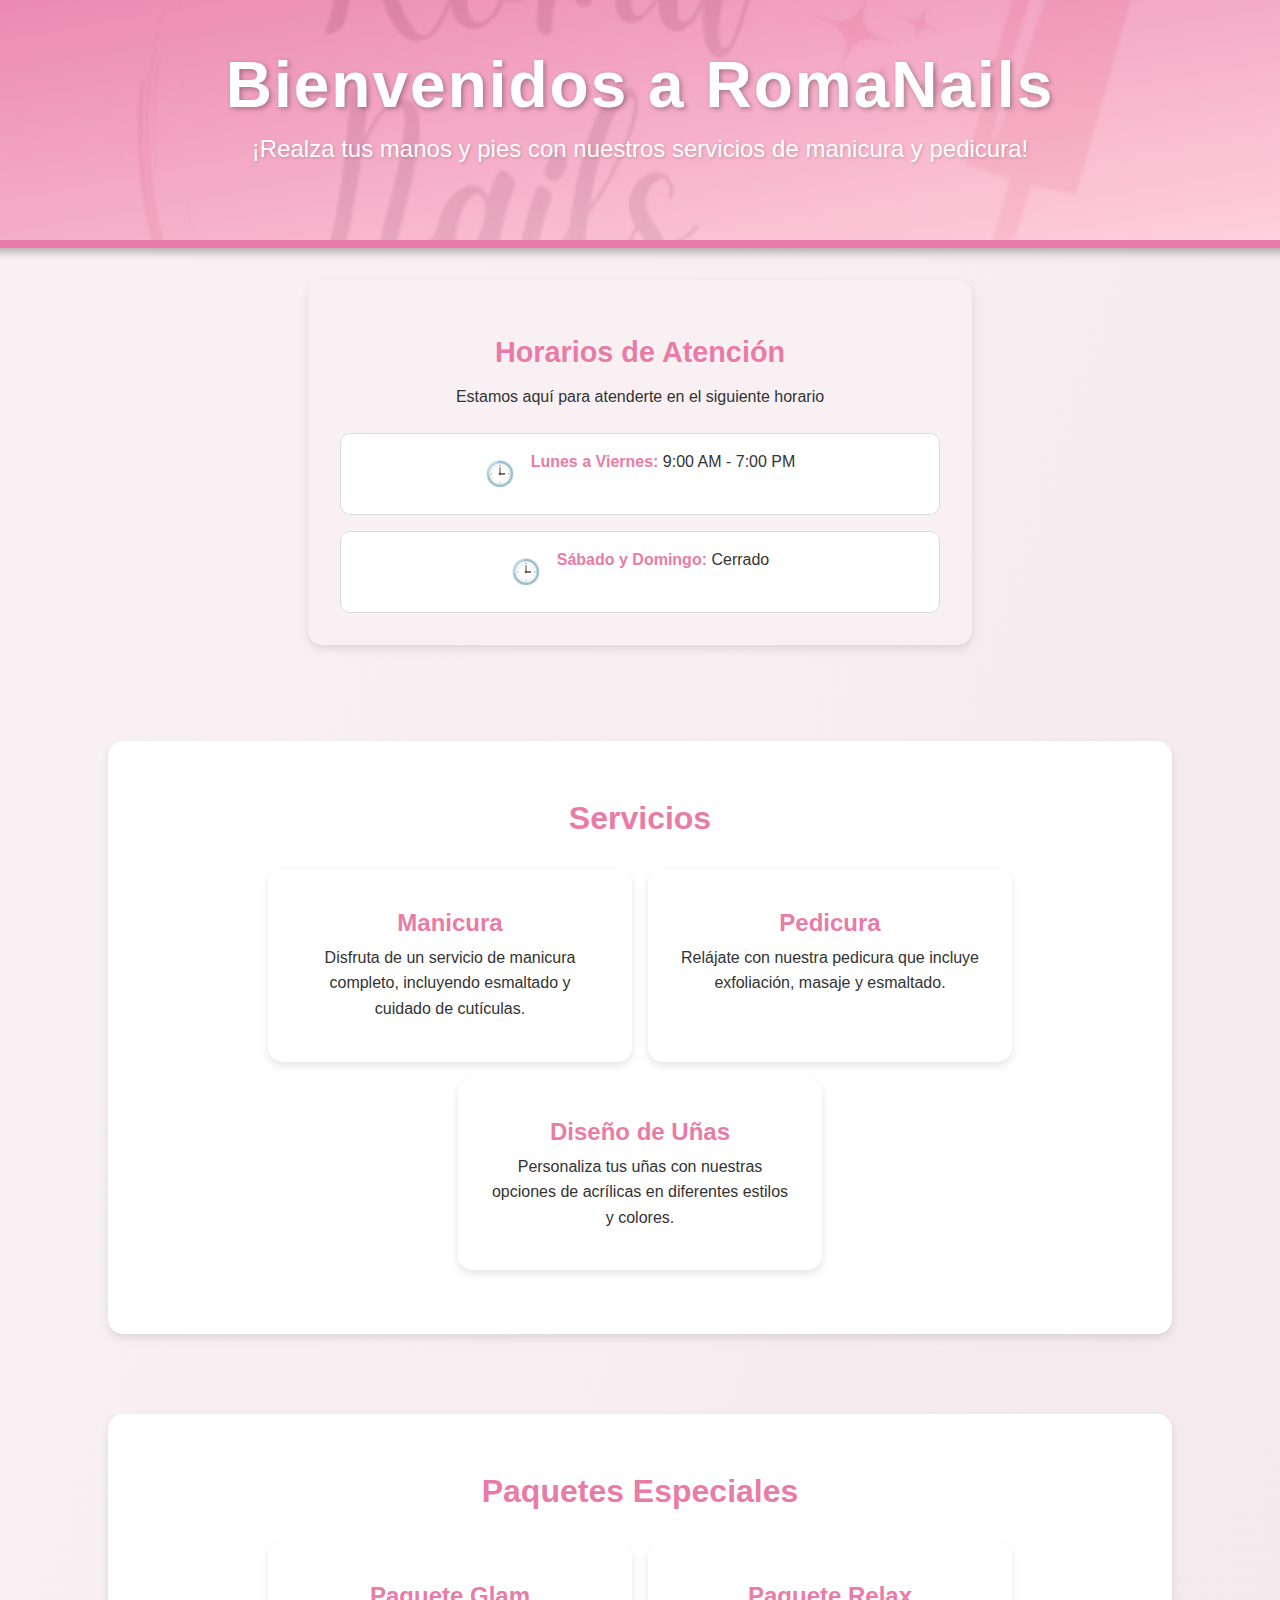
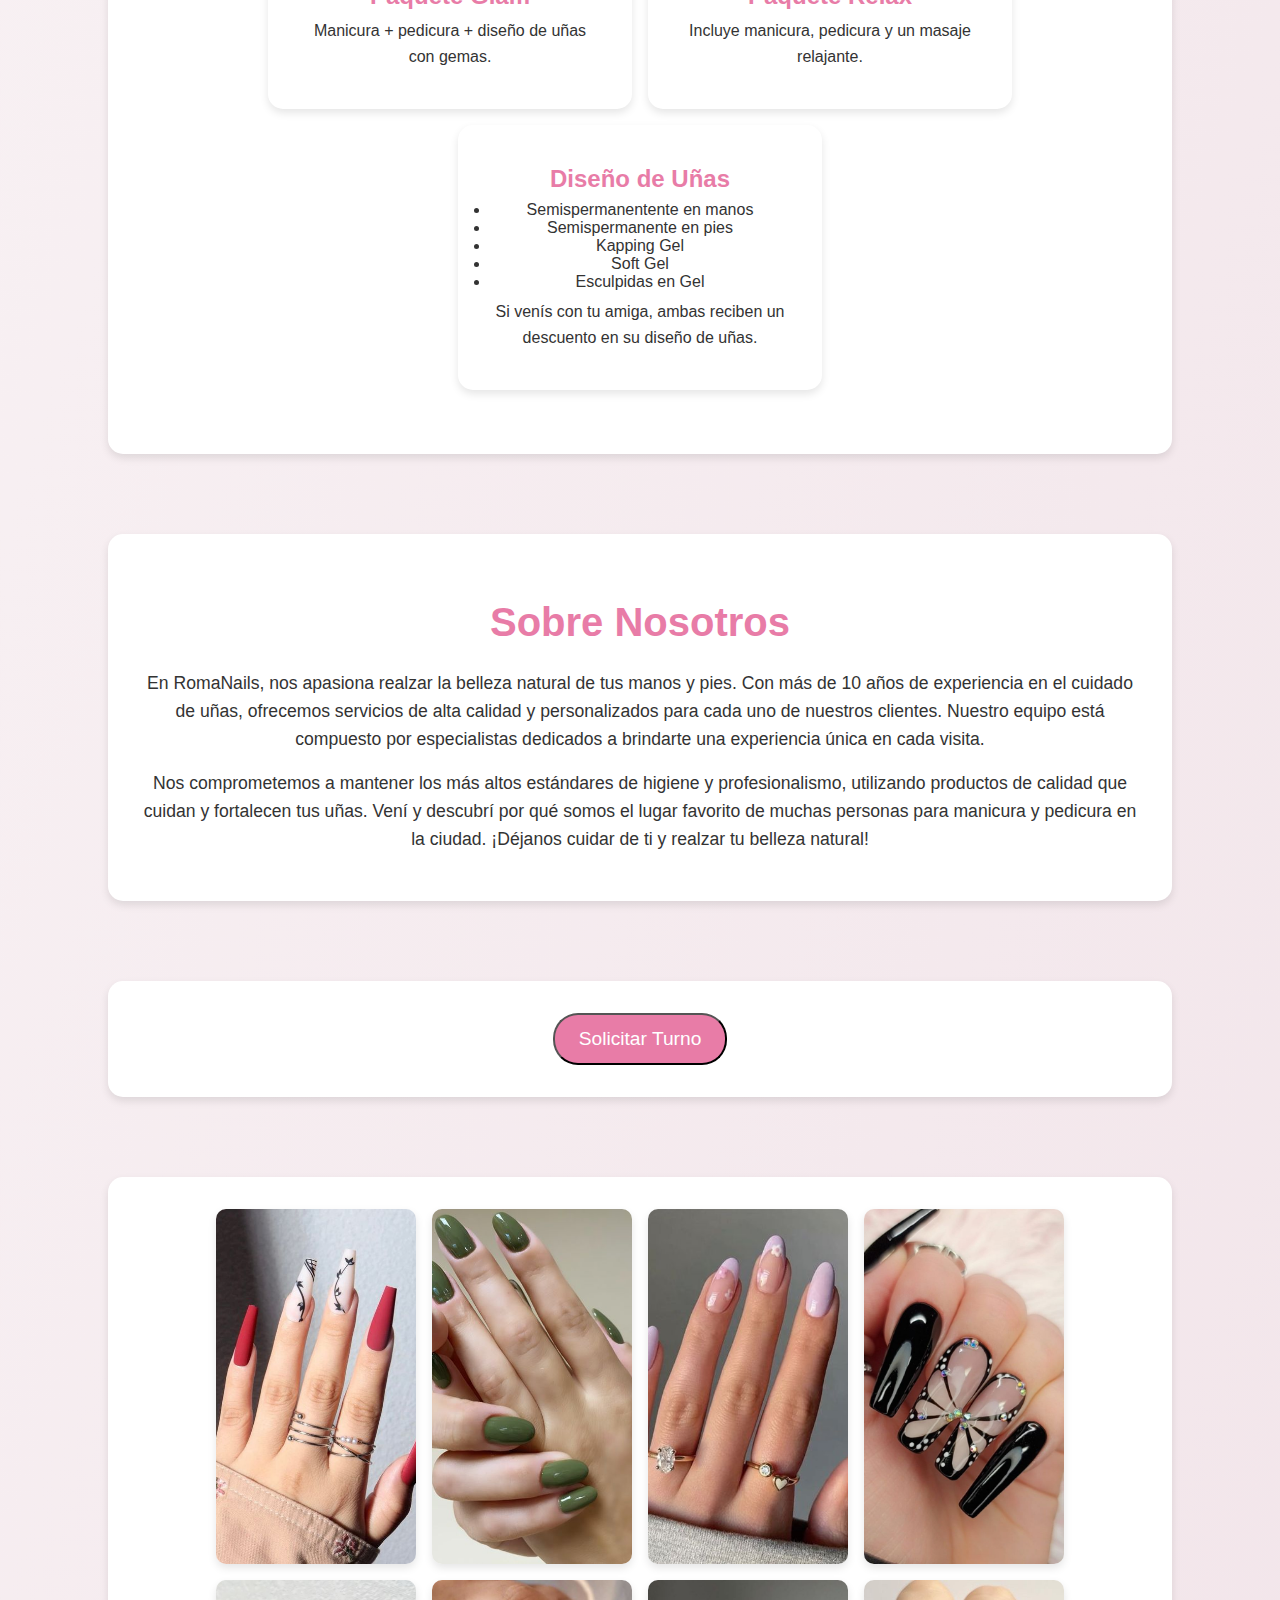
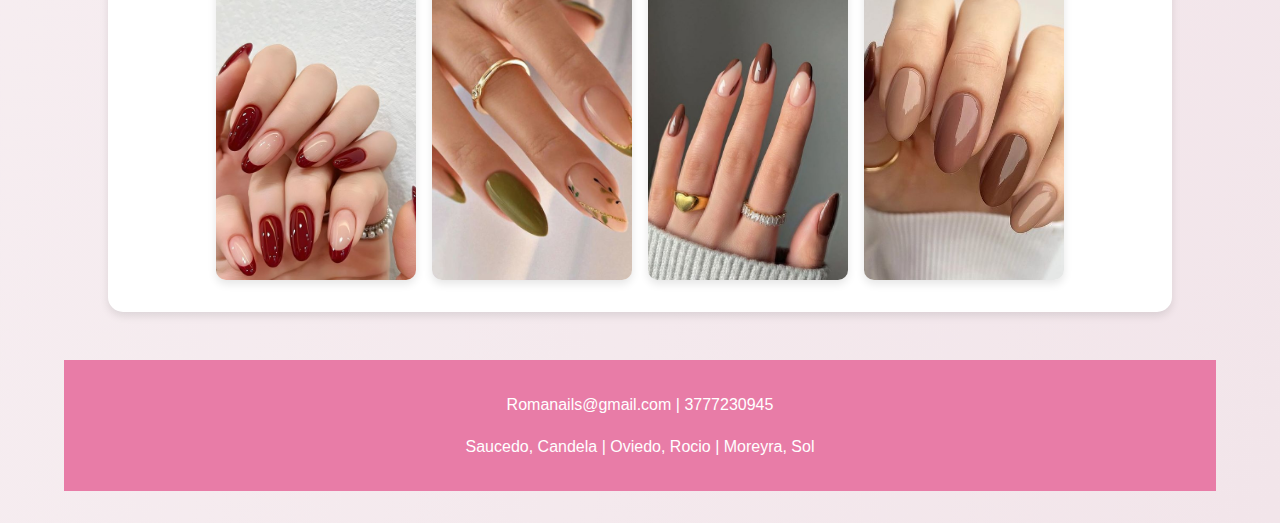
<file: index.html>
<!DOCTYPE html>
<html lang="es">
<head>
    <meta charset="UTF-8">
    <meta name="viewport" content="width=device-width, initial-scale=1.0">
    <link rel="stylesheet" href="styles3.css">
    <script src="script.js"></script>
    <title>ROMANAILS</title>
</head>
<body>

<header>
    <h1>Bienvenidos a RomaNails</h1>
    <p>¡Realza tus manos y pies con nuestros servicios de manicura y pedicura!</p>
</header>

<section id="horarios">
    <h2>Horarios de Atención</h2>
    <p>Estamos aquí para atenderte en el siguiente horario</p>
    <div class="horarios-container">
        <div class="horario-dia">
            <p><strong>Lunes a Viernes:</strong> 9:00 AM - 7:00 PM</p>
        </div>
        <div class="horario-dia">
            <p><strong>Sábado y Domingo:</strong> Cerrado</p>
        </div>
    </div>
</section>

<div class="container">
    <section>
        <h2>Servicios</h2>
        <div class="container">
            <div class="service-card">
                <h3>Manicura</h3>
                <p>Disfruta de un servicio de manicura completo, incluyendo esmaltado y cuidado de cutículas.</p>
            </div>
            <div class="service-card">
                <h3>Pedicura</h3>
                <p>Relájate con nuestra pedicura que incluye exfoliación, masaje y esmaltado.</p>
            </div>
            <div class="service-card">
                <h3>Diseño de Uñas</h3>
                <p>Personaliza tus uñas con nuestras opciones de acrílicas en diferentes estilos y colores.</p>
            </div>
        </div>
    </section>

    <section>
        <h2>Paquetes Especiales</h2>
        <div class="container">
            <div class="service-card">
                <h3>Paquete Glam</h3>
                <p>Manicura + pedicura + diseño de uñas con gemas.</p>
            </div>
            <div class="service-card">
                <h3>Paquete Relax</h3>
                <p>Incluye manicura, pedicura y un masaje relajante.</p>
            </div>
            <div class="service-card">
                <h3>Diseño de Uñas</h3>
               
                <li> Semispermanentente en manos</li>
                <li> Semispermanente en pies</li>
                <li> Kapping Gel</li>
                <li> Soft Gel</li>
                <li> Esculpidas en Gel </li>
                <p>Si venís con tu amiga, ambas reciben un descuento en su diseño de uñas.</p>
            </div>
        </div>
    </section>

<section class="sobre-nosotros">
    <h2>Sobre Nosotros</h2>
    <div class="sobre-contenido">
        <p>
            En RomaNails, nos apasiona realzar la belleza natural de tus manos y pies. Con más de 10 años de experiencia en el cuidado de uñas, ofrecemos servicios de alta calidad y personalizados para cada uno de nuestros clientes. Nuestro equipo está compuesto por especialistas dedicados a brindarte una experiencia única en cada visita.
        </p>
        <p>
            Nos comprometemos a mantener los más altos estándares de higiene y profesionalismo, utilizando productos de calidad que cuidan y fortalecen tus uñas. Vení y descubrí por qué somos el lugar favorito de muchas personas para manicura y pedicura en la ciudad. ¡Déjanos cuidar de ti y realzar tu belleza natural!
        </p>
    </div>
</section>
<section class="Turno">
    <button class="button" onclick="abrirModal()">Solicitar Turno</button>
</section>

<section class="galeria">
    <img src="imagenes/1.jpg" alt="Diseño de uñas 1">
    <img src="imagenes/2.jpg" alt="Diseño de uñas 2">
    <img src="imagenes/3.jpg" alt="Diseño de uñas 3">
    <img src="imagenes/4.jpg" alt="Diseño de uñas 3">
    <img src="imagenes/5.jpg" alt="Diseño de uñas 3">
    <img src="imagenes/6.jpg" alt="Diseño de uñas 3">
    <img src="imagenes/7.jpg" alt="Diseño de uñas 3">
    <img src="imagenes/8.jpg" alt="Diseño de uñas 3">
</section>

<!-- Modal del formulario -->
<div id="turnoModal" class="modal">
    <div class="modal-content">
        <span class="close" onclick="cerrarModal()">&times;</span>
        <h2>Formulario de Solicitud de Turno</h2>
        <form id="turnoForm">
            <label for="nombre">Nombre:</label>
            <input type="text" id="nombre" name="nombre" required>
            
            <label for="email">Correo Electrónico:</label>
            <input type="email" id="email" name="email" required>
            
            <label for="telefono">Teléfono:</label>
            <input type="tel" id="telefono" name="telefono" required>
            
            <label for="servicio">Servicio:</label>
            <select id="servicio" name="servicio" required>
                <option value="semipermanente-manos">Semipermanente en manos</option>
                <option value="semipermanente-pies">Semipermanente en pies</option>
                <option value="kapping-gel">Kapping Gel</option>
                <option value="soft-gel">Soft Gel</option>
                <option value="esculpidas-gel">Uñas Esculpidas en Gel</option>
                <option value="paquete-glam">Paquete Glam</option>
                <option value="paquete-relax">Paquete Relax</option>
            </select>
            
            <label for="fecha">Fecha Deseada:</label>
            <input type="date" id="fecha" name="fecha" required>
            
            <label for="hora">Hora Deseada:</label>
            <input type="time" id="hora" name="hora" required min="09:00" max="19:00">
            <p>Nota: Los turnos de lunes a viernes solo pueden solicitarse entre las 9:00 AM y las 7:00 PM.</p>
            <button type="submit" class="button">Enviar Solicitud</button>
        </form>
    </div>
</div>

<footer>
    <p> Romanails@gmail.com | 3777230945 </p>
    <p> Saucedo, Candela | Oviedo, Rocio | Moreyra, Sol  </p>
</footer>
<script src="script.js"></script>
</body>
</file>
<file: styles3.css>
:root {
    --primary-color: #e87ca7;
    --secondary-color: #f9f3f5;
    --accent-color: #ffccda;
    --text-color: #333;
    --button-hover-color: #b56180;
    --white: #fff;
}
@media (max-width: 768px) {
    header {
        padding: 1rem;
        font-size: 1.5rem;
    }

    h1 {
        font-size: 2rem;
    }

    .container, .galeria, .Turno, footer {
        width: 90%;
        padding: 1rem;
        margin: 0 auto;
    }

    .service-card {
        width: 100%;
        margin: 1rem 0;
        padding: 1rem;
    }

    .modal-content {
        width: 90%;
        padding: 1.5rem;
    }

    .galeria img {
        max-width: 100px;
    }

    .horario {
        font-size: 1rem;
    }
}
body {
    background: linear-gradient(to bottom right, var(--secondary-color), #f2e5ea);
    color: var(--text-color);
    font-family: Arial, Helvetica, sans-serif;
    display: flex;
    flex-direction: column;
    align-items: center;
    margin: 0;
    padding: 0;
}

header {
    background: linear-gradient(to bottom right, rgba(232, 124, 167, 0.9), rgba(255, 204, 218, 0.9)), url('imagenes/Logo.jpg') center/cover no-repeat;
    color: var(--white);
    padding: 3rem 2rem;
    text-align: center;
    box-shadow: 0px 4px 10px rgba(0, 0, 0, 0.3);
    border-bottom: 8px solid var(--primary-color);
    position: relative;
    width: 100%;
    border-radius: 0 0 25px 25px;
    font-family: 'Arial', sans-serif;
}

header h1 {
    font-size: 4rem;
    margin: 0;
    text-shadow: 2px 2px 5px rgba(0, 0, 0, 0.3);
    letter-spacing: 2px;
    font-weight: 700;
}

header p {
    font-size: 1.5rem;
    margin-top: 0.5rem;
    text-shadow: 1px 1px 3px rgba(0, 0, 0, 0.2);
}

@media (max-width: 768px) {
    header {
        padding: 2rem 1rem;
    }

    header h1 {
        font-size: 2.5rem;
    }

    header p {
        font-size: 1.2rem;
    }
}

section {
    width: 90%;
    max-width: 1000px;
    background-color: var(--white);
    border-radius: 15px;
    margin: 2rem 0;
    padding: 2rem;
    box-shadow: 0px 4px 8px rgba(0, 0, 0, 0.1);
    position: relative;
}

h2 {
    color: var(--primary-color);
    font-size: 2rem;
    margin-bottom: 1.5rem;
    text-align: center;
    font-weight: 700;
}

p, ul {
    font-size: 1rem;
    line-height: 1.6;
}

ul {
    list-style-type: disc;
    margin-left: 1.5rem;
}

.button {
    display: inline-block;
    padding: 0.8rem 1.5rem;
    background-color: var(--primary-color);
    color: var(--white);
    border-radius: 25px;
    font-size: 1.2rem;
    cursor: pointer;
    transition: background-color 0.3s ease;
    text-decoration: none;
    text-align: center;
}

.button:hover {
    background-color: var(--button-hover-color);
}

footer {
    background-color: var(--primary-color);
    color: var(--white);
    text-align: center;
    padding: 1rem;
    font-size: 0.9rem;
    width: 100%;
}

.Turno {
    text-align: center;
    margin-top: 2rem;
}

.modal {
    display: none;
    position: fixed;
    z-index: 10;
    left: 0;
    top: 0;
    width: 100%;
    height: 100%;
    background-color: rgba(0, 0, 0, 0.6);
    
    justify-content: center;
    align-items: center;
}
#horarios {
    background-color: rgba(248, 240, 243, 0.9);
    padding: 2rem;
    margin: 2rem 0;
    border-radius: 15px;
    box-shadow: 0px 4px 8px rgba(0, 0, 0, 0.1);
    text-align: center;
    max-width: 600px;
    margin-left: auto;
    margin-right: auto;
}

#horarios h2 {
    color: var(--primary-color);
    font-size: 1.8rem;
    margin-bottom: 1rem;
    font-family: 'Arial', sans-serif;
}

#horarios p {
    color: #333;
    font-size: 1rem;
    margin-bottom: 1.5rem;
    line-height: 1.5;
}

.horarios-container {
    display: flex;
    flex-direction: column;
    gap: 1rem;
}

.horario-dia {
    background-color: white;
    border: 1px solid #ddd;
    border-radius: 10px;
    padding: 1rem;
    display: flex;
    align-items: center;
    justify-content: center;
    gap: 0.5rem;
}

.horario-dia p {
    margin: 0;
    font-size: 1.1rem;
    color: #555;
}

.horario-dia p strong {
    color: var(--primary-color);
    font-weight: bold;
}

.horario-dia::before {
    content: "🕒";
    font-size: 1.5rem;
    color: var(--primary-color);
    margin-right: 0.5rem;
}
.modal-content {
    background-color: var(--white);
    padding: 2rem;
    border-radius: 15px;
    max-width: 500px;
    width: 90%;
    box-shadow: 0px 4px 8px rgba(0, 0, 0, 0.3);
    position: relative;
    text-align: left;
    animation: fadeIn 0.3s ease;
}

@keyframes fadeIn {
    from { opacity: 0; }
    to { opacity: 1; }
}

.modal-content h2 {
    color: var(--primary-color);
    margin-bottom: 1rem;
    font-size: 1.8rem;
    text-align: center;
}

.modal-content label {
    font-weight: bold;
    margin-top: 1rem;
}

.modal-content input,
.modal-content select {
    width: 100%;
    padding: 0.8rem;
    margin: 0.5rem 0;
    border-radius: 8px;
    border: 1px solid #ccc;
}

.modal-content .button {
    width: 100%;
    padding: 0.8rem;
    font-size: 1.1rem;
    margin-top: 1.5rem;
    background-color: var(--primary-color);
    color: var(--white);
    border: none;
    border-radius: 25px;
    cursor: pointer;
    transition: background-color 0.3s;
}

.modal-content .button:hover {
    background-color: var(--button-hover-color);
}

.close {
    position: absolute;
    top: 10px;
    right: 15px;
    font-size: 1.5rem;
    color: #888;
    cursor: pointer;
}

.galeria {
    display: flex;
    flex-wrap: wrap;
    gap: 1rem;
    justify-content: center;
    margin-top: 2rem;
}

.galeria img {
    width: 100%;
    max-width: 200px;
    height: auto;
    border-radius: 10px;
    box-shadow: 0px 4px 8px rgba(0, 0, 0, 0.1);
    transition: transform 0.3s ease;
    object-fit: cover;

}

.galeria img:hover {
    transform: scale(1.05);
}
.container {
    display: flex;
    flex-wrap: wrap; /* Permite que las tarjetas se ajusten en filas si no hay suficiente espacio */
    justify-content: center; /* Centra las tarjetas horizontalmente */
    gap: 1rem; /* Espacio entre las tarjetas */
    width: 90%;
    max-width: 1200px;
    margin: 2rem auto;
}

.service-card {
    background-color: var(--white);
    border-radius: 15px;
    box-shadow: 0px 4px 8px rgba(0, 0, 0, 0.1);
    padding: 2rem;
    text-align: center;
    transition: transform 0.3s;
    width: 100%;
    max-width: 300px;
    flex: 1 1 250px; /* Permite ajustar las tarjetas a la vista en filas */
}

.service-card:hover {
    transform: scale(1.05);
}

.service-card:hover {
    transform: scale(1.05);
}

.service-card h3 {
    color: var(--primary-color);
    margin: 0.5rem 0;
    font-size: 1.5rem;
}

.service-card p {
    margin: 0.5rem 0;
}
.sobre-nosotros {
    background-color: var(--white);
    border-radius: 15px;
    box-shadow: 0px 4px 8px rgba(0, 0, 0, 0.1);
    padding: 2rem;
    margin: 2rem auto;
    width: 90%;
    max-width: 1000px;
    text-align: center;
}

.sobre-nosotros h2 {
    color: var(--primary-color);
    font-size: 2.5rem;
    margin-bottom: 1.5rem;
    font-weight: 700;
}

.sobre-contenido p {
    font-size: 1.1rem;
    line-height: 1.6;
    color: var(--text-color);
    margin: 1rem 0;
}
</file>
